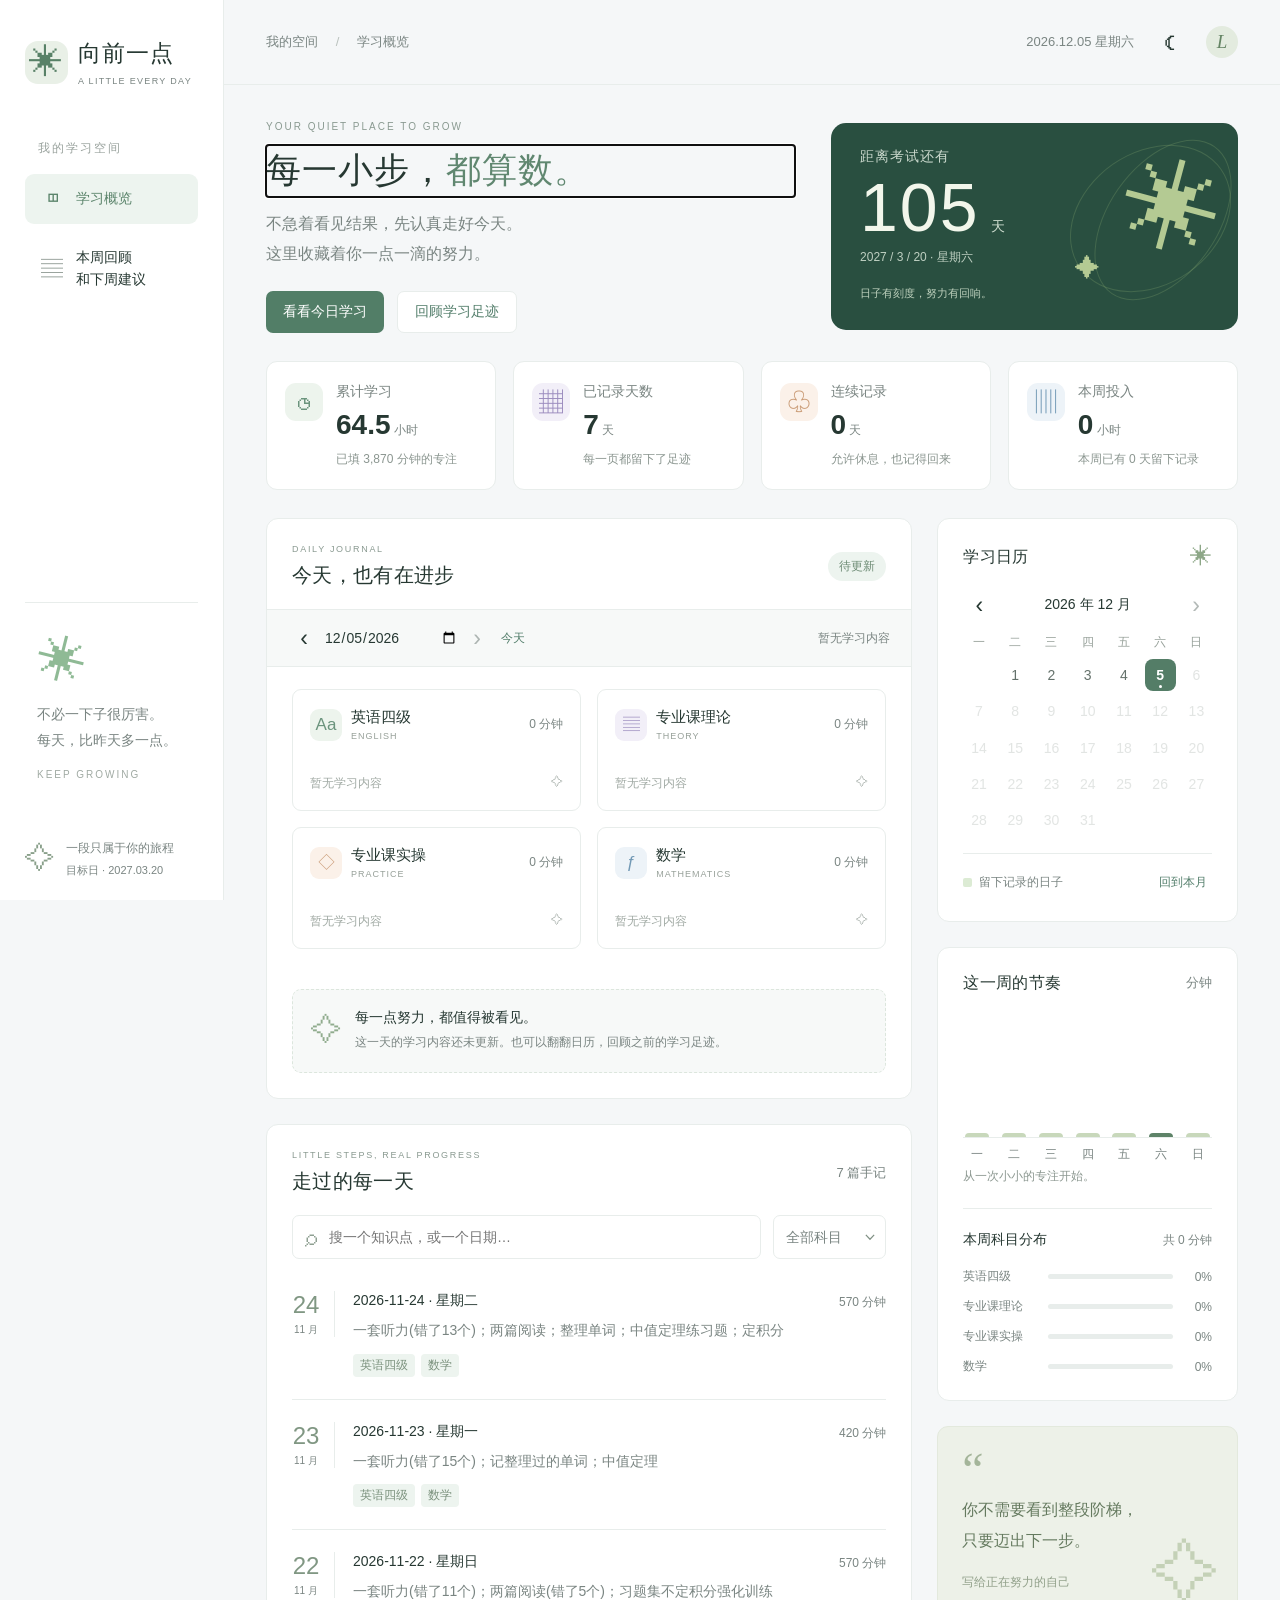
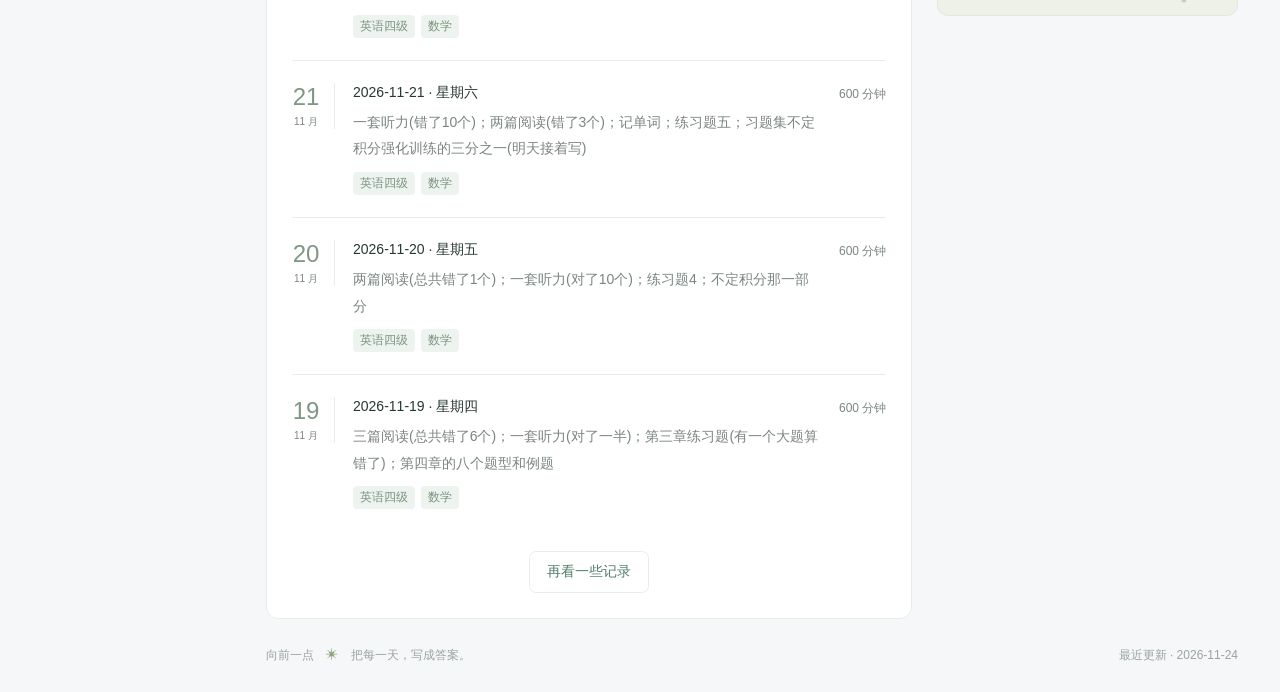
<file: index.html>
<!doctype html>
<html lang="zh-CN">
<head>
  <meta charset="UTF-8"><meta name="viewport" content="width=device-width, initial-scale=1, viewport-fit=cover"><meta name="color-scheme" content="light dark"><meta name="theme-color" content="#f5f7f8">
  <meta name="description" content="一个人的学习手记，记录英语、数学与专业课的每一点进步。"><title>向前一点 · 学习手记</title>
  <link rel="icon" href="./favicon.svg" type="image/svg+xml"><link rel="stylesheet" href="./styles.css?v=20261119-tabs"><link rel="stylesheet" href="./mobile.css?v=20261119-tabs"><script src="./data/study-data.js" defer></script><script src="./app.js?v=20261119-tabs" defer></script>
</head>
<body data-mobile-page="overview">
  <a class="skip-link" href="#main">跳到主要内容</a>
  <aside class="sidebar">
    <a class="brand" href="./"><span class="brand-icon" aria-hidden="true">✳</span><span id="site-name">向前一点<small>A LITTLE EVERY DAY</small></span></a>
    <p class="nav-label">我的学习空间</p><nav aria-label="主导航">
<a class="nav-item active" href="#overview" data-nav-view="overview" aria-label="学习概览" aria-current="page"><span aria-hidden="true">◫</span><span class="nav-copy">学习概览</span><span class="nav-short" aria-hidden="true">总览</span></a>
<a class="nav-item mobile-only-nav" href="#daily" data-nav-view="daily" aria-label="今天"><span aria-hidden="true">◷</span><span class="nav-copy">今天</span><span class="nav-short" aria-hidden="true">今天</span></a>
<a class="nav-item mobile-only-nav" href="#week" data-nav-view="week" aria-label="本周"><span aria-hidden="true">▥</span><span class="nav-copy">本周</span><span class="nav-short" aria-hidden="true">本周</span></a>
<a class="nav-item mobile-only-nav" href="#history" data-nav-view="history" aria-label="记录"><span aria-hidden="true">▦</span><span class="nav-copy">记录</span><span class="nav-short" aria-hidden="true">记录</span></a>
<a class="nav-item" href="./reviews.html" data-nav-view="reviews" aria-label="本周回顾和下周建议"><span aria-hidden="true">▤</span><span class="nav-copy">本周回顾<br>和下周建议</span><span class="nav-short" aria-hidden="true">周报</span></a></nav>
    <div class="sidebar-note"><span class="sprout" aria-hidden="true">✳</span><p>不必一下子很厉害。<br>每天，比昨天多一点。</p><span>KEEP GROWING</span></div><div class="sidebar-bottom"><span class="small-spark" aria-hidden="true">✧</span><span>一段只属于你的旅程<small id="sidebar-exam">目标日 · 2027.03.20</small></span></div>
  </aside>
  <div class="workspace">
    <header class="topbar"><div class="breadcrumb">我的空间 <span>/</span> 学习概览</div><div class="topbar-actions"><time id="today-label"></time><button id="theme-toggle" class="icon-button" type="button" aria-label="切换到深色主题">☾</button><span class="avatar" aria-label="个人学习空间">L</span></div></header>
    <main id="main">
      <div class="data-error" id="data-error" role="alert" hidden>学习内容暂时无法加载，请稍后刷新页面重试。</div>
      <section class="welcome" id="overview" data-mobile-view="overview" aria-labelledby="welcome-title"><div><p class="eyebrow">YOUR QUIET PLACE TO GROW</p><h1 id="welcome-title" tabindex="-1">每一小步，<span>都算数。</span></h1><p class="welcome-text">不急着看见结果，先认真走好今天。<br>这里收藏着你一点一滴的努力。</p><div class="welcome-actions"><a class="button primary" href="#daily">看看今日学习</a><a class="button subtle" href="#history">回顾学习足迹</a></div></div><div class="countdown-card"><p class="countdown-label" id="countdown-label">距离考试还有</p><div class="countdown-number"><strong id="days-left">—</strong><span>天</span></div><p class="countdown-date" id="exam-date">2027 年 3 月 20 日 · 星期六</p><div class="countdown-art" aria-hidden="true"><div class="orbit"></div><div class="orbit second"></div><span>✳</span><i>✦</i></div><p class="countdown-foot">日子有刻度，努力有回响。</p></div></section>
      <section class="stats" data-mobile-view="overview" aria-label="学习统计"><article class="stat"><span class="stat-icon green" aria-hidden="true">◷</span><div><p>累计学习</p><strong id="total-hours">0<small> 小时</small></strong><span id="total-minutes">从第一分钟开始</span></div></article><article class="stat"><span class="stat-icon lavender" aria-hidden="true">▦</span><div><p>已记录天数</p><strong id="total-days">0<small> 天</small></strong><span>每一页都留下了足迹</span></div></article><article class="stat"><span class="stat-icon peach" aria-hidden="true">♧</span><div><p>连续记录</p><strong id="streak">0<small> 天</small></strong><span>允许休息，也记得回来</span></div></article><article class="stat"><span class="stat-icon blue" aria-hidden="true">▥</span><div><p>本周投入</p><strong id="week-hours">0<small> 小时</small></strong><span id="week-caption">这一周，一起稳稳向前</span></div></article></section>
      <div class="dashboard-columns"><div class="main-column">
        <section class="panel daily-panel" id="daily" data-mobile-view="daily" aria-labelledby="daily-title"><div class="panel-heading"><div><p class="eyebrow">DAILY JOURNAL</p><h2 id="daily-title" tabindex="-1">今天，也有在进步</h2></div><span id="day-mood" class="mood">待更新</span></div><div class="date-toolbar"><div class="date-controls"><button id="previous-day" class="icon-button" aria-label="前一天" type="button">‹</button><label><span class="sr-only">查看日期</span><input id="day-picker" type="date" min="2000-01-01" max="2100-12-31"></label><button id="next-day" class="icon-button" aria-label="后一天" type="button">›</button><button id="go-today" class="text-button" type="button">今天</button></div><span id="day-summary">暂无学习内容</span></div><div class="subject-grid" id="subject-grid"></div><div class="day-notes" id="day-notes"></div><div class="daily-empty" id="daily-empty"><span aria-hidden="true">✧</span><div><strong>每一点努力，都值得被看见。</strong><p>这一天的学习内容还未更新。也可以翻翻日历，回顾之前的学习足迹。</p></div></div></section>
        <section class="panel history-panel" id="history" data-mobile-view="history" aria-labelledby="history-title"><div class="panel-heading"><div><p class="eyebrow">LITTLE STEPS, REAL PROGRESS</p><h2 id="history-title" tabindex="-1">走过的每一天</h2></div><span class="muted" id="history-count">0 篇手记</span></div><div class="history-tools"><label class="search"><span aria-hidden="true">⌕</span><input id="history-search" type="search" placeholder="搜一个知识点，或一个日期…" aria-label="搜索学习记录"></label><select id="subject-filter" aria-label="筛选科目"><option value="all">全部科目</option><option value="english">英语四级</option><option value="theory">专业课理论</option><option value="practice">专业课实操</option><option value="math">数学</option></select></div><div id="history-list"></div><button id="load-more" class="button subtle load-more" type="button" hidden>再看一些记录</button></section>
      </div><div class="side-column">
        <section class="panel calendar-panel" data-mobile-view="history" aria-labelledby="calendar-title"><div class="compact-heading"><h2 id="calendar-title">学习日历</h2><span class="calendar-flower" aria-hidden="true">✳</span></div><div class="month-control"><button id="previous-month" class="icon-button" type="button" aria-label="上个月">‹</button><strong id="calendar-month"></strong><button id="next-month" class="icon-button" type="button" aria-label="下个月">›</button></div><div class="weekdays" aria-hidden="true"><span>一</span><span>二</span><span>三</span><span>四</span><span>五</span><span>六</span><span>日</span></div><div class="calendar-grid" id="calendar-grid"></div><div class="calendar-legend"><span><i></i>留下记录的日子</span><button id="calendar-today" class="text-button" type="button">回到本月</button></div></section>
        <section class="panel weekly-panel" id="week" data-mobile-view="week" aria-labelledby="weekly-title"><div class="mobile-week-summary"><p class="eyebrow">THIS WEEK</p><h1 tabindex="-1" id="week-view-title">这一周，慢慢积累</h1><p id="week-range"></p><div><strong id="week-view-hours">0 小时</strong><span id="week-view-days">0 天记录</span></div></div><div class="compact-heading"><h2 id="weekly-title">这一周的节奏</h2><span class="muted">分钟</span></div><div id="weekly-chart" class="weekly-chart" role="img" aria-label="本周各天学习时长"></div><p class="chart-caption" id="chart-caption">从一次小小的专注开始。</p><div class="distribution-heading"><h3>本周科目分布</h3><span id="week-total">共 0 分钟</span></div><div class="distribution" id="distribution"></div><div class="mobile-week-link"><p>回看这一周，也为下一周留一点期待。</p><a class="button subtle" href="./reviews.html">查看 AI 回顾与建议</a></div></section>
        <section class="quote-panel" data-mobile-view="overview"><span class="quote-mark" aria-hidden="true">“</span><p>你不需要看到整段阶梯，<br>只要迈出下一步。</p><span>写给正在努力的自己</span><span class="quote-star" aria-hidden="true">✧</span></section>
      </div></div>
      <footer class="footer"><span>向前一点 <span aria-hidden="true">✳</span> 把每一天，写成答案。</span><span id="last-update">学习足迹，慢慢积累</span></footer><noscript><p class="data-error">请开启 JavaScript 以查看倒计时和学习记录。</p></noscript>
    </main>
  </div>
</body>
</html>
</file>
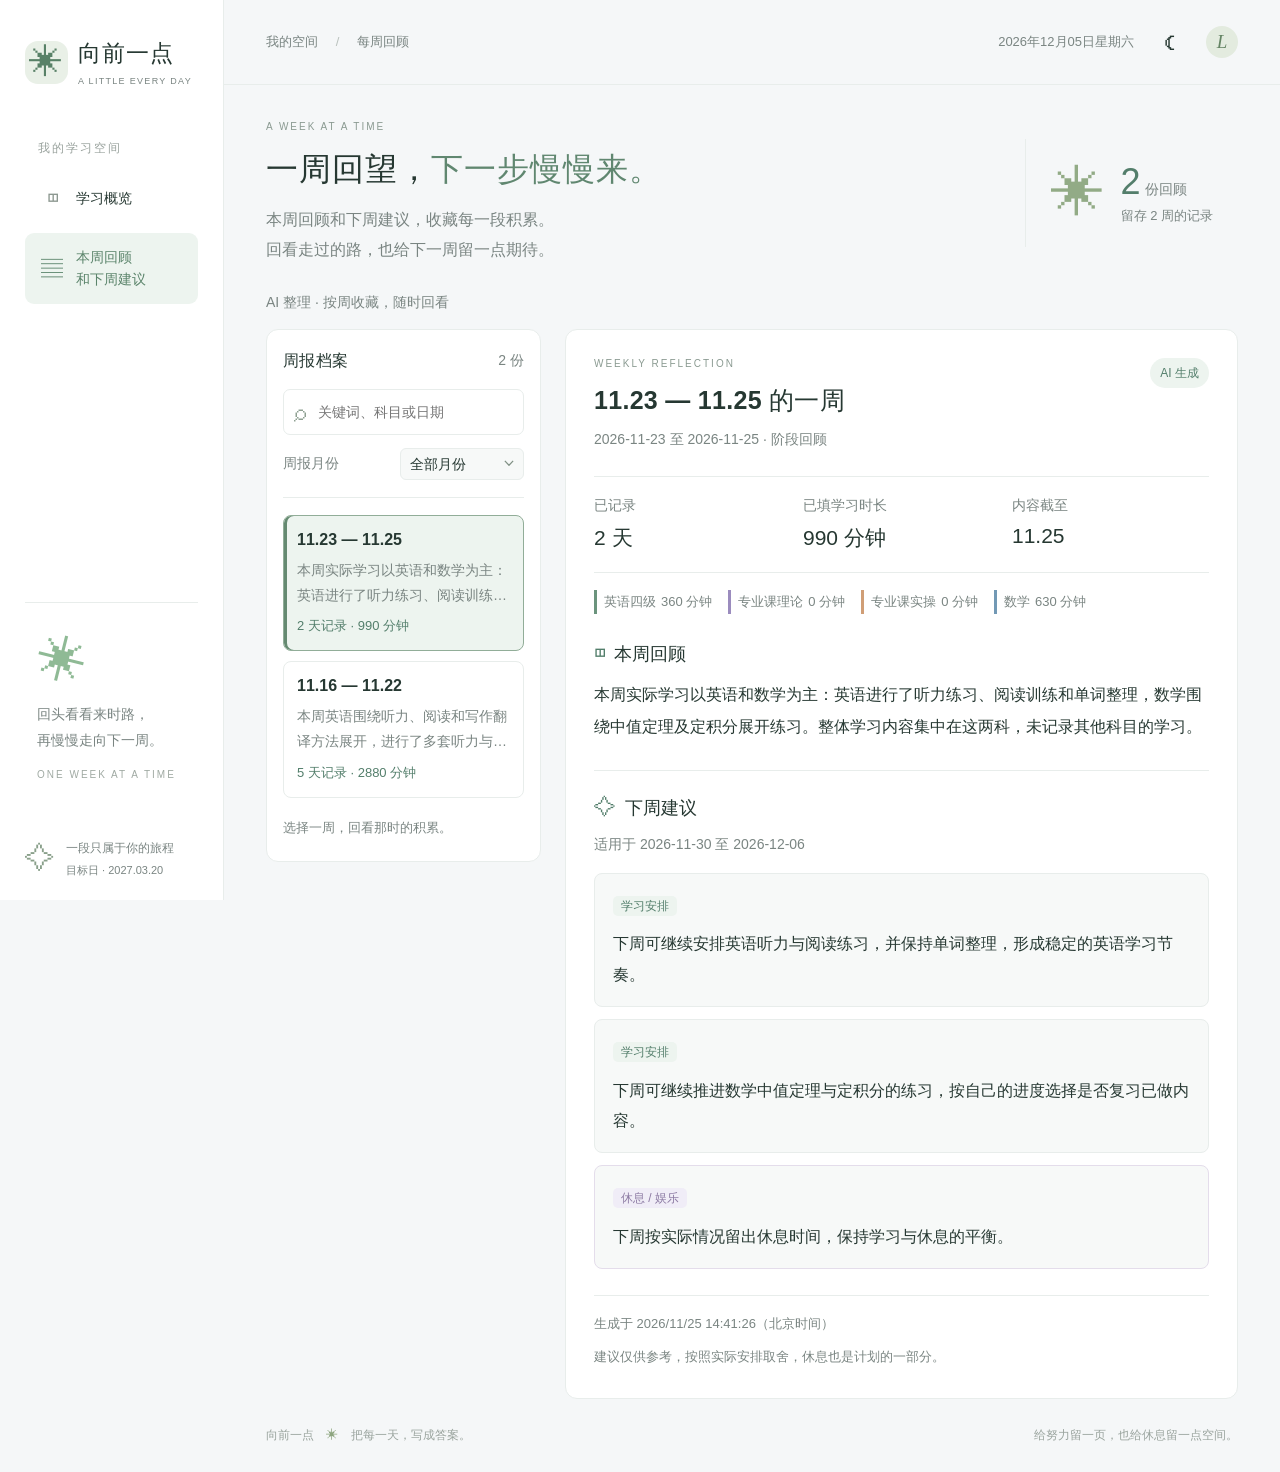
<file: reviews.html>
<!doctype html>
<html lang="zh-CN">
<head>
  <meta charset="UTF-8"><meta name="viewport" content="width=device-width, initial-scale=1, viewport-fit=cover"><meta name="color-scheme" content="light dark"><meta name="theme-color" content="#f5f7f8">
  <meta name="description" content="收藏每周的学习回顾与下周建议，回看每一个阶段的积累。"><title>本周回顾和下周建议 · 向前一点</title>
  <link rel="icon" href="./favicon.svg" type="image/svg+xml"><link rel="stylesheet" href="./styles.css?v=20261119-tabs"><link rel="stylesheet" href="./mobile.css?v=20261119-tabs">
  <script src="./data/study-data.js" defer></script><script src="./reviews.js?v=20261119-live" defer></script>
</head>
<body>
  <a class="skip-link" href="#main">跳到主要内容</a>
  <aside class="sidebar">
    <a class="brand" href="./"><span class="brand-icon" aria-hidden="true">✳</span><span>向前一点<small>A LITTLE EVERY DAY</small></span></a>
    <p class="nav-label">我的学习空间</p>
    <nav aria-label="主导航">
<a class="nav-item" href="./index.html#overview" data-nav-view="overview" aria-label="学习概览"><span aria-hidden="true">◫</span><span class="nav-copy">学习概览</span><span class="nav-short" aria-hidden="true">总览</span></a>
<a class="nav-item mobile-only-nav" href="./index.html#daily" data-nav-view="daily" aria-label="今天"><span aria-hidden="true">◷</span><span class="nav-copy">今天</span><span class="nav-short" aria-hidden="true">今天</span></a>
<a class="nav-item mobile-only-nav" href="./index.html#week" data-nav-view="week" aria-label="本周"><span aria-hidden="true">▥</span><span class="nav-copy">本周</span><span class="nav-short" aria-hidden="true">本周</span></a>
<a class="nav-item mobile-only-nav" href="./index.html#history" data-nav-view="history" aria-label="记录"><span aria-hidden="true">▦</span><span class="nav-copy">记录</span><span class="nav-short" aria-hidden="true">记录</span></a>
<a class="nav-item active" href="./reviews.html" data-nav-view="reviews" aria-label="本周回顾和下周建议" aria-current="page"><span aria-hidden="true">▤</span><span class="nav-copy">本周回顾<br>和下周建议</span><span class="nav-short" aria-hidden="true">周报</span></a></nav>
    <div class="sidebar-note"><span class="sprout" aria-hidden="true">✳</span><p>回头看看来时路，<br>再慢慢走向下一周。</p><span>ONE WEEK AT A TIME</span></div>
    <div class="sidebar-bottom"><span class="small-spark" aria-hidden="true">✧</span><span>一段只属于你的旅程<small id="sidebar-exam">目标日 · 2027.03.20</small></span></div>
  </aside>
  <div class="workspace">
    <header class="topbar"><div class="breadcrumb">我的空间 <span>/</span> 每周回顾</div><div class="topbar-actions"><time id="today-label"></time><button id="theme-toggle" class="icon-button" type="button" aria-label="切换到深色主题">☾</button><span class="avatar" aria-label="个人学习空间">L</span></div></header>
    <main id="main" class="reviews-main">
      <div id="review-data-error" class="data-error" role="alert" hidden>周报暂时无法加载，请稍后刷新页面重试。</div>
      <section class="reviews-hero" aria-labelledby="reviews-title">
        <div><p class="eyebrow">A WEEK AT A TIME</p><h1 id="reviews-title"><span class="desktop-title">一周回望，<span>下一步慢慢来。</span></span><span class="mobile-title">每周回顾</span></h1><p>本周回顾和下周建议，收藏每一段积累。<br>回看走过的路，也给下一周留一点期待。</p></div>
        <div class="archive-tally"><span aria-hidden="true">✳</span><div><strong id="report-total">0</strong> <span>份回顾</span><small id="week-total">每一周，都有新的故事</small></div></div>
      </section>
      <div class="reviews-toolbar"><p>AI 整理 · 按周收藏，随时回看</p></div>
      <div id="mobile-week-picker" class="mobile-week-picker"><label for="mobile-report-select">选择周报<select id="mobile-report-select" aria-label="选择周报"></select></label><button id="toggle-review-search" type="button" aria-expanded="false" aria-controls="archive-panel">检索</button></div>
      <div class="reviews-layout" id="reviews-layout">
        <section class="panel archive-panel" id="archive-panel" aria-labelledby="archive-title">
          <div class="compact-heading"><h2 id="archive-title">周报档案</h2><span class="archive-count" id="archive-count" role="status" aria-live="polite"></span></div>
          <div class="archive-tools">
            <label class="search"><span aria-hidden="true">⌕</span><input id="review-search" type="search" placeholder="关键词、科目或日期" aria-label="检索周报"></label>
            <label class="month-filter">周报月份<select id="review-month" aria-label="筛选周报月份"><option value="all">全部月份</option></select></label>
          </div>
          <div id="archive-list" class="archive-list"></div>
          <button id="more-reports" class="button subtle load-more" type="button" hidden>查看更多回顾</button>
          <p class="archive-hint">选择一周，回看那时的积累。</p>
        </section>
        <article id="review-detail" class="panel review-detail" aria-labelledby="detail-title" hidden>
          <div class="report-heading"><div><p class="eyebrow">WEEKLY REFLECTION</p><h2 id="detail-title" tabindex="-1"></h2><p id="detail-period"></p></div><span class="report-badge" id="detail-badge">AI 生成</span></div>
          <div class="report-stats"><div><span>已记录</span><strong id="detail-days"></strong></div><div><span>已填学习时长</span><strong id="detail-duration"></strong></div><div><span>内容截至</span><strong id="detail-through"></strong></div></div>
          <div class="report-subjects" id="detail-subjects"></div>
          <section class="report-summary" aria-labelledby="summary-title"><div class="report-section-heading"><span aria-hidden="true">◫</span><h3 id="summary-title">本周回顾</h3></div><p id="detail-summary"></p></section>
          <section class="report-next" aria-labelledby="suggestions-title"><div class="report-section-heading"><span aria-hidden="true">✧</span><h3 id="suggestions-title">下周建议</h3></div><p class="suggestion-period" id="suggestion-period"></p><ul id="detail-suggestions" class="suggestion-cards"></ul></section>
          <div class="report-foot"><p id="detail-generated"></p><p>建议仅供参考，按照实际安排取舍，休息也是计划的一部分。</p></div>
        </article>
        <section class="panel report-empty" id="report-empty" hidden><span aria-hidden="true">✧</span><h2 id="empty-title">每一周，都值得回望</h2><p id="empty-description">暂时还没有周报。</p><button id="clear-review-filters" class="button subtle" type="button" hidden>清除筛选</button></section>
      </div>
      <footer class="footer"><span>向前一点 <span aria-hidden="true">✳</span> 把每一天，写成答案。</span><span>给努力留一页，也给休息留一点空间。</span></footer>
      <noscript><p class="data-error">请开启 JavaScript 以查阅每周回顾。</p></noscript>
    </main>
  </div>
</body>
</html>
</file>
<file: styles.css>
@charset "UTF-8";
:root{font-family:"Segoe UI","PingFang SC","Microsoft YaHei",sans-serif;color:#263832;background:#f5f7f8;font-synthesis:none;--bg:#f5f7f8;--surface:#fff;--ink:#263832;--muted:#7a8582;--line:#e8edeb;--green:#537e6b;--soft:#edf4ef;--hover:#f7f9f8;--english:#6b947d;--theory:#9b8cbe;--practice:#d09e76;--math:#7299b5}
*{box-sizing:border-box}html{scroll-behavior:smooth;scroll-padding-top:24px}body{margin:0}button,input,select{font:inherit}button,a{touch-action:manipulation;-webkit-tap-highlight-color:transparent}button{cursor:pointer;color:inherit;border:0}a{color:inherit;text-decoration:none}button:disabled{cursor:default;opacity:.35}button:focus-visible,a:focus-visible,input:focus-visible,select:focus-visible{outline:3px solid #82aa94;outline-offset:3px}h1,h2,h3,p{margin:0}h2{font-size:20px;font-weight:650;letter-spacing:.3px}h3{font-size:16px}small{font-size:14px;font-weight:400}.muted{color:var(--muted);font-size:13px}.sr-only{position:absolute;width:1px;height:1px;overflow:hidden;clip-path:inset(50%);white-space:nowrap}[hidden]{display:none!important}
.sidebar{width:224px;height:100dvh;position:fixed;left:0;top:0;padding:38px 25px 22px;background:var(--surface);border-right:1px solid var(--line);display:flex;flex-direction:column;z-index:5}.brand{display:flex;align-items:center;gap:10px;font-size:23px;font-weight:700;letter-spacing:1px;white-space:nowrap}.brand-icon{background:#e9f0e7;color:#588167;border-radius:13px;width:43px;height:43px;display:grid;place-items:center;font-size:34px;font-weight:400}.brand small{display:block;font-size:9px;letter-spacing:1.3px;color:var(--muted);margin-top:7px}.nav-label{font-size:12px;color:#9aa39e;letter-spacing:2px;margin:54px 13px 17px}.sidebar nav{display:grid;gap:9px}.nav-item{display:flex;align-items:center;gap:13px;font-size:15px;background:transparent;padding:14px 16px;text-align:left;border-radius:9px;white-space:nowrap}.nav-item>span{font-size:22px;line-height:1;width:22px;text-align:center;color:#8d9891}.nav-item.active{color:#48725b;background:var(--soft);font-weight:600}.nav-item.active>span{color:#5b846b}.nav-item:hover{background:var(--soft)}.sidebar-note{margin-top:auto;margin-bottom:38px;padding:30px 12px 22px;border-top:1px solid var(--line);color:var(--muted)}.sprout{display:inline-block;color:#8fba95;font-size:49px;transform:rotate(14deg);margin-bottom:12px}.sidebar-note p{font-size:14px;line-height:1.9}.sidebar-note>span:last-child{display:block;font-size:10px;letter-spacing:2px;margin-top:15px;color:#a0aaa3}.sidebar-bottom{display:flex;gap:11px;align-items:center;color:var(--muted);font-size:12px}.sidebar-bottom small{display:block;font-size:11px;margin-top:6px}.small-spark{font-size:30px;color:#8aa08b}.workspace{margin-left:224px}.topbar{height:85px;border-bottom:1px solid var(--line);padding:0 42px;display:flex;align-items:center;justify-content:space-between;gap:20px}.breadcrumb{font-size:13px;color:var(--muted)}.breadcrumb span{margin:0 14px;color:#b9c1bd}.topbar-actions{display:flex;align-items:center;gap:20px}.topbar time{font-size:13px;color:var(--muted)}.icon-button{width:32px;height:32px;display:inline-grid;place-items:center;background:transparent;border-radius:7px;font-size:23px;line-height:1;flex-shrink:0}.icon-button:hover{background:var(--soft)}.avatar{width:32px;height:32px;display:grid;place-items:center;border-radius:50%;background:#e3ebdf;color:#648464;font:italic 19px Georgia,serif}main{max-width:1500px;margin:0 auto;padding:36px 42px 0}.eyebrow{font-size:10px;letter-spacing:2px;color:#8a9a91;margin-bottom:13px;font-weight:500}.welcome{display:grid;grid-template-columns:1.3fr 1fr;gap:36px;align-items:center;margin-bottom:28px}h1{font-size:clamp(27px,2.7vw,38px);letter-spacing:1px;line-height:1.5;font-weight:700}h1 span{color:#608770}.welcome-text{margin-top:12px;font-size:16px;color:var(--muted);line-height:1.9}.welcome-actions{display:flex;gap:13px;margin-top:21px}.button{display:inline-flex;align-items:center;justify-content:center;gap:8px;padding:11px 17px;min-height:42px;border-radius:7px;font-size:14px;font-weight:500;transition:transform .16s,background .16s}.button:hover{transform:translateY(-1px)}.primary{background:#527e67;color:#fff}.primary:hover{background:#416952}.subtle{background:var(--surface);color:var(--green);border:1px solid var(--line)}.countdown-card{position:relative;overflow:hidden;border-radius:15px;background:#294f40;color:#f2f6eb;min-height:207px;padding:25px 29px;isolation:isolate}.countdown-label{font-size:14px;color:#ccdace;letter-spacing:1px}.countdown-number{display:flex;gap:11px;align-items:baseline;margin:7px 0 8px}.countdown-number strong{font-size:68px;line-height:1;letter-spacing:2px;font-weight:500;font-variant-numeric:tabular-nums}.countdown-number>span{font-size:14px;color:#d0dfd1}.countdown-date{font-size:12px;color:#bfd0c2}.countdown-foot{font-size:11px;color:#bed1bd;margin-top:20px}.countdown-art{position:absolute;right:-6px;top:6px;width:190px;height:190px;z-index:-1;color:#b4ca93}.countdown-art>span{position:absolute;right:23px;top:33px;font-size:98px;line-height:1;transform:rotate(15deg)}.countdown-art>i{position:absolute;right:144px;top:125px;font-size:25px;font-style:normal}.orbit{position:absolute;width:173px;height:133px;border:1px solid #8bab7144;border-radius:50%;transform:rotate(-35deg);left:10px;top:23px}.orbit.second{transform:rotate(35deg);height:180px;width:110px;left:54px;top:1px}
.stats{display:grid;grid-template-columns:repeat(4,minmax(0,1fr));gap:17px;margin-bottom:28px}.stat{display:flex;align-items:flex-start;gap:13px;padding:21px 18px;background:var(--surface);border:1px solid var(--line);border-radius:11px}.stat-icon{display:grid;place-items:center;width:38px;height:38px;flex-shrink:0;border-radius:11px;font-size:24px}.green{background:#edf4ed;color:#6b947d}.lavender{background:#f2eff8;color:#9b8cbe}.peach{background:#fbf1e9;color:#ca9c77}.blue{background:#edf3f8;color:#7299b5}.stat p{font-size:14px;color:var(--muted);margin-bottom:9px}.stat strong{display:block;font-size:28px;font-weight:600;line-height:1.1;font-variant-numeric:tabular-nums}.stat small{font-size:12px;color:var(--muted)}.stat div>span{display:block;font-size:12px;color:#8b9690;margin-top:10px;line-height:1.5}.dashboard-columns{display:grid;grid-template-columns:minmax(0,2.15fr) minmax(270px,1fr);gap:25px;align-items:start}.main-column,.side-column{display:grid;gap:25px;min-width:0}.panel{background:var(--surface);border:1px solid var(--line);border-radius:12px;padding:25px;min-width:0}.panel-heading{display:flex;justify-content:space-between;align-items:center;gap:15px;margin-bottom:20px}.panel-heading .eyebrow{font-size:9px;letter-spacing:1.7px;margin-bottom:8px}.mood{background:var(--soft);color:#6d8b74;border-radius:20px;padding:6px 11px;font-size:12px;max-width:150px;overflow-wrap:anywhere}.date-toolbar{display:flex;align-items:center;justify-content:space-between;gap:10px;margin:0 -25px 22px;padding:12px 21px;background:var(--hover);border-block:1px solid var(--line)}.date-controls{display:flex;align-items:center;gap:3px}.date-controls input{border:0;background:transparent;color:var(--ink);font-size:14px;width:135px;min-width:0}.text-button{padding:5px;background:transparent;color:var(--green);font-size:12px;white-space:nowrap}.text-button:hover{text-decoration:underline}.date-toolbar>span{font-size:12px;color:var(--muted);white-space:nowrap}.subject-grid{display:grid;grid-template-columns:repeat(2,minmax(0,1fr));gap:16px}.subject-card{padding:18px 17px;border:1px solid var(--line);border-radius:9px;min-height:190px;background:var(--surface);position:relative}.subject-top{display:flex;align-items:center;gap:9px;margin-bottom:16px}.subject-icon{width:32px;height:32px;display:grid;place-items:center;border-radius:9px;font-size:17px;flex-shrink:0}.subject-card h3{font-size:15px;font-weight:600}.subject-top small{display:block;font-size:9px;letter-spacing:1px;color:#97a099;margin-top:4px}.subject-time{margin-left:auto;font-size:12px;color:var(--muted);white-space:nowrap}.subject-list{padding:0;list-style:none;display:grid;gap:9px;margin:0}.subject-list li{display:flex;gap:8px;align-items:baseline;font-size:16px;line-height:1.8;overflow-wrap:anywhere;color:#607169}.task-mark{flex-shrink:0;font-size:12px;color:#90a894}.task-pending .task-mark{color:#b4afa2}.subject-placeholder{font-size:16px;color:#93a098;line-height:1.9;margin-top:5px}.subject-bottom{margin-top:18px;color:#a1aaa4;font-size:12px;display:flex;justify-content:space-between}.day-notes{display:grid;gap:14px;margin-top:20px}.day-note{padding:17px 18px;border-radius:8px;background:var(--hover);border-left:3px solid #c5d7c6}.day-note h3{font-size:14px;margin-bottom:9px}.day-note p{font-size:16px;color:var(--muted);line-height:1.9;white-space:pre-wrap;overflow-wrap:anywhere}.day-note.question{border-color:#d8c0a4}.daily-empty{margin-top:20px;border:1px dashed #dce6dd;border-radius:9px;display:flex;gap:13px;align-items:center;padding:18px;background:var(--hover)}.daily-empty>span{font-size:31px;color:#90ac8e}.daily-empty strong{font-size:14px;font-weight:500}.daily-empty p{font-size:12px;color:var(--muted);line-height:1.8;margin-top:5px}
.compact-heading{display:flex;justify-content:space-between;align-items:center;margin-bottom:19px}.compact-heading h2{font-size:16px}.calendar-flower{font-size:22px;color:#8da787}.month-control{display:flex;align-items:center;justify-content:space-between;margin-bottom:13px}.month-control strong{font-size:14px;font-weight:500}.weekdays,.calendar-grid{display:grid;grid-template-columns:repeat(7,minmax(0,1fr));gap:5px;text-align:center}.weekdays{font-size:12px;color:#97a19a;margin-bottom:8px}.calendar-day{position:relative;width:100%;aspect-ratio:1;max-height:36px;border-radius:8px;background:transparent;color:#64716b;font-size:14px;padding:0}.calendar-day:hover{background:var(--soft)}.calendar-day.recorded{background:#e6efdf;color:#53794b}.calendar-day.today{font-weight:700;color:#497458}.calendar-day.today::after{content:"";position:absolute;width:3px;height:3px;border-radius:50%;bottom:3px;left:calc(50% - 1.5px);background:currentColor}.calendar-day.selected{background:#547d67;color:white}.calendar-day.future{color:#aeb6b1}.calendar-legend{border-top:1px solid var(--line);margin-top:17px;padding-top:15px;display:flex;justify-content:space-between;align-items:center;gap:5px;font-size:12px;color:var(--muted)}.calendar-legend>span{display:flex;align-items:center;gap:7px}.calendar-legend i{width:9px;height:9px;background:#dcebd4;border-radius:2px}.weekly-chart{display:grid;grid-template-columns:repeat(7,1fr);gap:9px;height:125px;border-bottom:1px solid var(--line);padding-top:6px;margin-bottom:28px}.bar-column{height:100%;display:flex;flex-direction:column;align-items:center;justify-content:end;position:relative;gap:6px}.bar-value{font-size:10px;color:#8c9b91}.bar{width:100%;max-width:24px;border-radius:5px 5px 0 0;background:#c8d8bb;min-height:3px}.bar-column.current .bar{background:#5e8368}.bar-label{position:absolute;top:calc(100% + 9px);font-size:12px;color:var(--muted)}.chart-caption{font-size:12px;color:#8c9891;line-height:1.8;margin-top:16px}.distribution-heading{display:flex;justify-content:space-between;align-items:center;border-top:1px solid var(--line);padding-top:22px;margin-top:21px}.distribution-heading h3{font-size:14px;font-weight:500}.distribution-heading span{font-size:12px;color:var(--muted)}.distribution{display:grid;gap:13px;margin-top:19px}.distribution-row{display:grid;grid-template-columns:75px 1fr 29px;align-items:center;gap:10px;font-size:12px;color:var(--muted)}.distribution-track{height:5px;border-radius:4px;background:var(--line);overflow:hidden}.distribution-fill{height:100%;border-radius:4px}.distribution-row>span:last-child{text-align:right}.quote-panel{position:relative;background:#edf1e8;border:1px solid #e3e9dd;border-radius:11px;padding:24px;color:#657a5f;overflow:hidden}.quote-mark{font:48px/.8 Georgia,serif;color:#a4b59a}.quote-panel p{font-size:16px;line-height:1.95;margin:4px 0 15px}.quote-panel>span:not(.quote-mark):not(.quote-star){font-size:12px;color:#91a08a}.quote-star{font-size:68px;position:absolute;right:17px;bottom:2px;color:#c4d1b7}.history-tools{display:flex;gap:12px;margin-bottom:10px}.search{display:flex;align-items:center;gap:10px;flex:1;min-width:0;border:1px solid var(--line);border-radius:7px;padding:9px 12px}.search>span{font-size:24px;line-height:1;color:#8fa092}.search input{border:0;background:transparent;color:var(--ink);font-size:14px;width:100%;min-width:0;outline:none}.search:focus-within{outline:2px solid #82aa94}.history-tools select{border:1px solid var(--line);background-color:var(--surface);color:var(--muted);border-radius:7px;padding:8px 29px 8px 12px;font-size:14px;appearance:none;background-image:url("data:image/svg+xml,%3Csvg xmlns='http://www.w3.org/2000/svg' viewBox='0 0 12 8'%3E%3Cpath d='m1 1 5 5 5-5' fill='none' stroke='%23829286' stroke-width='1.5'/%3E%3C/svg%3E");background-size:10px;background-position:right 10px center;background-repeat:no-repeat}.history-entry{display:flex;gap:18px;align-items:start;padding:22px 0;border-bottom:1px solid var(--line)}.history-entry:last-child{border-bottom:0}.history-date{width:43px;flex-shrink:0;text-align:center;border-right:1px solid var(--line);padding-right:14px}.history-date strong{display:block;font-size:24px;font-weight:500;color:#809783}.history-date span{font-size:10px;color:var(--muted)}.history-body{min-width:0;flex:1}.history-open{padding:0;background:transparent;font-size:14px;text-align:left;font-weight:500}.history-open:hover{color:var(--green);text-decoration:underline}.history-body p{font-size:14px;color:var(--muted);line-height:1.9;margin:7px 0 10px;display:-webkit-box;-webkit-line-clamp:2;-webkit-box-orient:vertical;overflow:hidden;overflow-wrap:anywhere}.history-tags{display:flex;flex-wrap:wrap;gap:6px}.history-tag{font-size:12px;border-radius:4px;background:var(--soft);color:#7c927e;padding:3px 7px}.history-duration{font-size:12px;color:var(--muted);white-space:nowrap;margin-top:3px}.history-empty{text-align:center;padding:33px 10px 18px;color:var(--muted);font-size:16px;line-height:2}.history-empty>span{display:block;font-size:32px;color:#a4b99a;margin-bottom:8px}.load-more{display:flex;margin:20px auto 0}.footer{display:flex;justify-content:space-between;gap:20px;font-size:12px;color:#9aa49e;padding:28px 0}.footer>span>span{margin:0 9px;color:#8da57f}
.data-error{font-size:14px;line-height:1.8;padding:13px 17px;margin-bottom:22px;background:#fff2d9;border:1px solid #edd7a6;border-radius:8px;color:#816831;display:flex;align-items:center;justify-content:space-between;gap:15px}.data-error{background:#ffefed;color:#9a5147;border-color:#e8c3bc}.skip-link{position:absolute;top:-70px;left:15px;background:var(--surface);padding:10px;z-index:10}.skip-link:focus{top:10px}
html[data-theme="dark"]{color-scheme:dark;--bg:#17221e;--surface:#1f2d26;--ink:#e1eae2;--muted:#9caea2;--line:#33453a;--green:#a5c5aa;--soft:#2d4033;--hover:#24342b;background:var(--bg);color:var(--ink)}html[data-theme="dark"] h1 span{color:#a4bf9c}html[data-theme="dark"] .nav-item.active{color:#c2d6b7}html[data-theme="dark"] .subject-list li{color:#b5c6ba}html[data-theme="dark"] .quote-panel{background:#2b3b2c;border-color:#3a4c37;color:#bdccad}html[data-theme="dark"] .quote-star{color:#536649}html[data-theme="dark"] .calendar-day{color:#b6c9b8}html[data-theme="dark"] .calendar-day.recorded{background:#3d5538;color:#d3e5c9}html[data-theme="dark"] .calendar-day.selected{background:#7a9b71;color:#16291b}html[data-theme="dark"] .mood{color:#b5c9a8}
@media(max-width:1250px){.sidebar{width:190px;padding-inline:18px}.workspace{margin-left:190px}.brand{font-size:20px}.brand-icon{width:36px;height:36px;font-size:30px}.brand small{font-size:8px}.topbar{padding-inline:28px}main{padding-inline:28px}.welcome{gap:22px}.stat{padding:18px 13px;gap:9px}.stat-icon{width:30px;height:30px;font-size:21px}.stat strong{font-size:25px}.dashboard-columns{gap:20px;grid-template-columns:minmax(0,1.8fr) minmax(250px,1fr)}.panel{padding:20px}.date-toolbar{margin-inline:-20px;padding-inline:13px;flex-wrap:wrap}.subject-grid{gap:11px}.subject-card{padding:15px 13px}.subject-top{gap:7px;flex-wrap:wrap}.subject-time{font-size:12px}.subject-card h3{font-size:14px}.daily-empty{flex-wrap:wrap}.countdown-art{opacity:.55;right:-40px}.countdown-card{padding-inline:23px}.stats{gap:12px}}
@media(max-width:1050px){.sidebar{width:78px;padding:29px 12px}.brand{justify-content:center}.brand>span:last-child,.nav-label,.sidebar-note,.sidebar-bottom{display:none}.sidebar nav{margin-top:45px}.nav-item{font-size:0;gap:0;justify-content:center;padding:13px}.nav-item>span{font-size:24px}.workspace{margin-left:78px}.welcome-text{font-size:14px}.stat{flex-direction:column;gap:13px}.stat-icon{width:32px;height:32px}.subject-top small{display:none}}
@media(max-width:800px){.dashboard-columns{grid-template-columns:1fr}.side-column{grid-template-columns:1fr 1fr;gap:20px}.quote-panel{grid-column:1/-1}.calendar-day{max-height:38px}.subject-top small{display:block}.countdown-art{opacity:.35}.welcome{grid-template-columns:1.15fr 1fr;gap:20px}.countdown-number strong{font-size:58px}.countdown-card{min-height:203px;padding:23px 20px}h1{font-size:28px}.subject-card h3{font-size:16px}.subject-card{padding:20px}.subject-top{flex-wrap:nowrap}.stats{gap:10px}.stat strong{font-size:24px}.stat div>span{display:none}}
@media(max-width:600px){.sidebar{position:static;width:auto;height:auto;padding:20px;border-right:0;border-bottom:1px solid var(--line);flex-direction:row;align-items:center;justify-content:space-between}.brand>span:last-child{display:block;font-size:20px}.brand small{font-size:8px}.sidebar nav{display:flex;margin:0;gap:3px}.nav-item{padding:9px}.workspace{margin:0}.topbar{height:58px;padding-inline:20px}.topbar-actions{gap:10px}.topbar time{font-size:12px}.breadcrumb{font-size:12px}.breadcrumb span{margin-inline:6px}.avatar{display:none}main{padding:28px 18px 0}.welcome{grid-template-columns:1fr;gap:24px;margin-bottom:22px}.welcome .eyebrow{font-size:9px}h1{font-size:31px}.welcome-text{font-size:15px}.welcome-actions{margin-top:18px}.countdown-card{min-height:180px;padding:23px 25px}.countdown-art{right:4px;top:-5px;opacity:1}.countdown-number strong{font-size:65px}.countdown-foot{position:absolute;right:22px;bottom:24px;font-size:10px}.stats{grid-template-columns:repeat(2,minmax(0,1fr));gap:12px;margin-bottom:22px}.stat{flex-direction:row;padding:18px 14px;gap:12px}.stat strong{font-size:24px}.stat div>span{display:none}.stat p{font-size:14px}.stat-icon{width:30px;height:30px;font-size:21px}.main-column,.side-column,.dashboard-columns{gap:20px}.panel{padding:20px 17px}.panel-heading{gap:9px}h2{font-size:19px}.mood{font-size:12px;max-width:105px}.subject-grid{grid-template-columns:1fr;gap:13px}.subject-card{min-height:155px;padding:19px}.subject-top{margin-bottom:12px}.subject-bottom{margin-top:13px}.date-toolbar{margin-inline:-17px;padding-inline:11px;gap:5px}.date-toolbar>span{font-size:12px;margin-left:9px}.date-controls input{width:126px;font-size:14px}.date-controls{gap:0}.icon-button{width:30px;height:32px}.daily-empty{gap:10px;padding:14px}.daily-empty>div{flex:1}.side-column{grid-template-columns:1fr}.calendar-day{max-height:42px;font-size:14px}.calendar-panel{padding-inline:25px}.quote-panel{grid-column:auto}.history-tools{gap:8px}.history-tools select{max-width:102px;padding-left:8px;font-size:12px}.search{padding:9px}.search input{font-size:13px}.history-entry{gap:11px}.history-duration{display:none}.footer{flex-direction:column;gap:10px;padding-block:24px}.weekly-panel{padding:23px}.weekly-chart{height:145px}.bar-value{font-size:12px}}
h1 span{display:inline-block}
@media(max-width:360px){.breadcrumb{display:none}.topbar-actions{width:100%;justify-content:space-between}.countdown-art{transform:scale(.72);transform-origin:right top;right:-10px;opacity:.6}.stat{padding-inline:10px;gap:8px}.stat-icon{width:26px;height:26px}}
@media(prefers-reduced-motion:reduce){html{scroll-behavior:auto}*,*::before,*::after{transition:none!important}}

.review-period,.review-note{font-size:12px;line-height:1.8;color:var(--muted)}
.review-summary{font-size:16px;line-height:1.95;margin:16px 0 23px;white-space:pre-wrap;overflow-wrap:anywhere}
.weekly-review h3{font-size:15px;font-weight:500;margin-bottom:13px}
.plan-list{padding:0;margin:0;list-style:none;display:grid;gap:13px}
.plan-item{display:flex;align-items:baseline;gap:10px;font-size:16px;line-height:1.9;overflow-wrap:anywhere}
.plan-tag{flex-shrink:0;font-size:12px;line-height:1.7;padding:3px 8px;background:var(--soft);color:var(--green);border-radius:5px}
.plan-tag.rest{background:#f0edf7;color:#8b79a2}
.review-note{border-top:1px solid var(--line);padding-top:15px;margin-top:22px}
.tomorrow-note h3{margin-bottom:15px}
@media(max-width:600px){.plan-item{flex-wrap:wrap;gap:5px}.plan-item>span:last-child{width:100%}.weekly-review .panel-heading{align-items:flex-start}.weekly-review .mood{white-space:nowrap}.weekly-review h2{font-size:18px}}

/* Weekly archive shares the quiet study-space palette. */
.nav-short,.mobile-week-picker,.mobile-title,.mobile-week-summary,.mobile-week-link,.sidebar .mobile-only-nav{display:none}
.reviews-hero .desktop-title{color:var(--ink)}
.report-subject{display:inline-flex;gap:5px;align-items:baseline}.report-subject strong{font:inherit}
.sidebar .nav-copy{font-size:14px;line-height:1.55;width:auto;white-space:normal;text-align:left;color:inherit}
.subject-card{min-height:122px;display:flex;flex-direction:column}.subject-card .subject-bottom{margin-top:auto;padding-top:18px}.subject-card .subject-list{margin-bottom:3px}
.reviews-hero{display:flex;justify-content:space-between;align-items:center;gap:28px;margin-bottom:28px}.reviews-hero h1{font-size:clamp(26px,2.5vw,36px)}.reviews-hero>div>p:last-child{font-size:16px;color:var(--muted);line-height:1.9;margin-top:12px}.archive-tally{display:flex;align-items:center;gap:16px;flex-shrink:0;padding:22px 25px;border-left:1px solid var(--line)}.archive-tally>span{font-size:54px;color:#92ab86}.archive-tally strong{font-size:36px;font-weight:500;color:var(--green)}.archive-tally div>span{font-size:14px;color:var(--muted)}.archive-tally small{display:block;color:var(--muted);margin-top:4px;font-size:13px}.reviews-toolbar{display:flex;align-items:center;justify-content:space-between;gap:15px;margin-bottom:17px;font-size:14px;color:var(--muted)}.reviews-toolbar .text-button{font-size:14px}
.reviews-layout{display:grid;grid-template-columns:275px minmax(0,1fr);gap:24px;align-items:start}.archive-panel{padding:21px 16px}.archive-panel .compact-heading{margin-bottom:17px}.archive-count{font-size:14px;color:var(--muted)}.archive-tools{display:grid;gap:13px;padding-bottom:17px;border-bottom:1px solid var(--line)}.archive-tools .search{padding:10px}.archive-tools input{font-size:14px}.month-filter{display:flex;align-items:center;justify-content:space-between;gap:10px;font-size:14px;color:var(--muted)}.month-filter select{min-width:0;background:var(--hover);border:1px solid var(--line);border-radius:6px;padding:7px 26px 7px 9px;color:var(--ink);font-size:14px;appearance:none;background-image:url("data:image/svg+xml,%3Csvg xmlns='http://www.w3.org/2000/svg' viewBox='0 0 12 8'%3E%3Cpath d='m1 1 5 5 5-5' fill='none' stroke='%23829286' stroke-width='1.5'/%3E%3C/svg%3E");background-size:10px;background-position:right 9px center;background-repeat:no-repeat}.archive-list{display:grid;gap:10px;margin-top:17px}.archive-card{display:block;width:100%;text-align:left;border:1px solid var(--line);border-radius:8px;padding:15px 13px;background:var(--surface)}.archive-card:hover{background:var(--hover)}.archive-card.selected{background:var(--soft);border-color:#91ad98;box-shadow:inset 3px 0 0 #658a71}.archive-card-top{display:flex;align-items:center;justify-content:space-between;gap:6px}.archive-card-top strong{font-size:16px;font-weight:600}.archive-card-top>span{font-size:12px;color:var(--muted);white-space:nowrap}.archive-preview{display:-webkit-box;-webkit-line-clamp:2;-webkit-box-orient:vertical;overflow:hidden;color:var(--muted);font-size:14px;line-height:1.8;margin:9px 0}.archive-meta{display:block;font-size:13px;color:var(--green)}.archive-hint{font-size:13px;line-height:1.9;color:var(--muted);margin-top:18px}
.review-detail{padding:28px;scroll-margin-top:24px}.report-heading{display:flex;justify-content:space-between;gap:15px;align-items:flex-start}.report-heading h2{font-size:25px;line-height:1.5;font-weight:600}.report-heading h2:focus{outline:none}.report-heading>div>p:last-child{font-size:14px;color:var(--muted);margin-top:8px;line-height:1.8}.report-badge{font-size:12px;line-height:1.7;white-space:nowrap;color:var(--green);background:var(--soft);padding:5px 10px;border-radius:16px}.report-stats{display:grid;grid-template-columns:repeat(3,minmax(0,1fr));gap:12px;margin:24px 0 17px;padding:20px 0;border-block:1px solid var(--line)}.report-stats span{display:block;font-size:14px;color:var(--muted);margin-bottom:9px}.report-stats strong{font-size:21px;font-weight:500;font-variant-numeric:tabular-nums}.report-subjects{display:flex;flex-wrap:wrap;gap:8px 16px;margin-bottom:27px}.report-subject{font-size:13px;color:var(--muted);line-height:1.8;border-left:3px solid var(--subject-color);padding-left:7px}.missing-time{font-size:13px;color:var(--muted);width:100%}.report-section-heading{display:flex;align-items:center;gap:9px;margin-bottom:12px}.report-section-heading>span{font-size:22px;color:var(--green)}.report-section-heading h3{font-size:18px;font-weight:600}.report-summary>p{font-size:16px;line-height:2;color:var(--ink);overflow-wrap:anywhere;white-space:pre-wrap}.report-next{margin-top:27px;padding-top:24px;border-top:1px solid var(--line)}.suggestion-period{font-size:14px;color:var(--muted);margin:-1px 0 16px;line-height:1.8}.suggestion-cards{display:grid;gap:12px;padding:0;list-style:none;margin:0}.suggestion-card{padding:16px 18px;border-radius:8px;background:var(--hover);border:1px solid var(--line);font-size:16px;line-height:1.9;overflow-wrap:anywhere}.suggestion-card p{margin-top:9px}.suggestion-card.rest{border-color:#e4ddeb}.report-foot{border-top:1px solid var(--line);margin-top:26px;padding-top:16px;color:var(--muted);font-size:13px;line-height:1.9}.report-foot p:last-child{margin-top:8px}.report-empty{padding:65px 24px;text-align:center;color:var(--muted)}.report-empty>span{font-size:52px;color:#91aa89}.report-empty h2{color:var(--ink);margin:15px 0;font-size:22px}.report-empty p{font-size:16px;line-height:1.9}.report-empty button{margin-top:22px}html[data-theme="dark"] .archive-card.selected{border-color:#819b82}html[data-theme="dark"] .plan-tag.rest{background:#393347;color:#c3b4d8}html[data-theme="dark"] .suggestion-card.rest{border-color:#51465e}
@media(max-width:1250px){.reviews-layout{grid-template-columns:245px minmax(0,1fr);gap:20px}.archive-tally{padding:16px;gap:10px}.archive-tally>span{font-size:42px}.review-detail{padding:23px}.report-heading h2{font-size:23px}.report-heading{flex-wrap:wrap}}
@media(max-width:1050px){.sidebar .nav-copy{display:none}.reviews-hero{align-items:flex-start}.archive-tally{border:0;padding:5px 0}.archive-tally>span{display:none}.reviews-hero h1{font-size:28px}}
@media(max-width:800px){.reviews-layout{grid-template-columns:1fr}.archive-list{max-height:270px;overflow-y:auto;padding:3px}.archive-panel{padding:20px}.archive-card{padding:13px}.archive-tools{grid-template-columns:minmax(0,1fr) auto;align-items:center}.month-filter{gap:8px}.archive-preview{-webkit-line-clamp:1}.archive-hint{margin-top:13px}.review-detail{padding:25px}.reviews-hero{gap:14px}.archive-tally{display:none}}
@media(max-width:600px){.sidebar{flex-wrap:wrap;padding:17px 18px}.sidebar nav{display:grid;grid-template-columns:1fr 1.5fr;width:100%;margin-top:15px;gap:8px}.sidebar .nav-copy{display:block;font-size:13px;line-height:1.6}.nav-item{justify-content:center;gap:8px;padding:10px 6px}.nav-item>span:first-child{font-size:21px;width:21px;flex-shrink:0}.nav-copy br{display:none}.subject-card{min-height:115px}.reviews-main{padding-top:24px}.reviews-hero h1{font-size:28px}.reviews-hero>div>p:last-child{font-size:15px}.reviews-toolbar{font-size:13px;align-items:flex-start}.archive-tools{grid-template-columns:1fr}.archive-list{max-height:240px}.archive-panel{padding:18px 15px}.review-detail{padding:22px 17px}.report-heading h2{font-size:23px}.report-stats{gap:7px}.report-stats span{font-size:13px}.report-stats strong{font-size:18px}.report-subjects{gap:8px 12px}.suggestion-card{padding:15px}.report-foot{font-size:13px}}
</file>
<file: mobile.css>
/* Phones show one dashboard view at a time; desktop retains its full layout. */
@media (max-width: 760px) {
  html { scroll-padding-top: 16px; scroll-padding-bottom: 100px; -webkit-text-size-adjust: 100%; }
  html:not([data-theme="dark"]) { --muted: #66756c; }
  body { padding-bottom: calc(84px + env(safe-area-inset-bottom, 0px)); }
  .sidebar { position: static; width: auto; height: 72px; padding: 16px max(16px, env(safe-area-inset-left)); border: 0; background: var(--bg); display: flex; flex-direction: row; align-items: center; }
  .brand { justify-content: flex-start; gap: 9px; font-size: 21px; }
  .brand-icon { width: 38px; height: 38px; border-radius: 12px; font-size: 30px; }
  .brand>span:last-child { display: block; font-size: 21px; }
  .brand small { font-size: 8px; margin-top: 5px; }
  .nav-label,.sidebar-note,.sidebar-bottom { display: none; }
  .sidebar nav { position: fixed; z-index: 30; inset: auto 0 0; width: 100%; display: grid; grid-template-columns: 1fr 1fr; gap: 8px; margin: 0; padding: 8px max(16px, env(safe-area-inset-right)) calc(8px + env(safe-area-inset-bottom, 0px)) max(16px, env(safe-area-inset-left)); border-top: 1px solid var(--line); background: var(--surface); box-shadow: 0 -4px 20px #182f2310; }
  .sidebar .nav-item { display: flex; flex-direction: column; align-items: center; justify-content: center; gap: 4px; min-height: 54px; padding: 7px 6px; border-radius: 12px; line-height: 1.3; }
  .sidebar .nav-copy { display: none; }
  .sidebar .nav-short { display: block; width: auto; font-size: 14px; line-height: 1.3; color: inherit; }
  .sidebar .nav-item>span:first-child { font-size: 21px; width: 24px; line-height: 1; }
  .workspace { margin: 0; }
  .topbar { position: absolute; top: 14px; right: max(16px, env(safe-area-inset-right)); height: 44px; width: auto; padding: 0; border: 0; }
  .topbar .breadcrumb,.topbar time,.topbar .avatar { display: none; }
  .topbar-actions { width: auto; gap: 0; }
  .icon-button { width: 44px; height: 44px; font-size: 24px; }
  #theme-toggle { background: var(--surface); border: 1px solid var(--line); border-radius: 50%; }
  main { max-width: 640px; padding: 16px max(16px, env(safe-area-inset-right)) 0 max(16px, env(safe-area-inset-left)); }
  h1 { font-size: 28px; letter-spacing: .3px; line-height: 1.45; }
  h2 { font-size: 20px; line-height: 1.5; }
  input,select,textarea { font-size: 16px; min-width: 0; }
  .button { min-height: 44px; font-size: 14px; padding: 11px 14px; }
  .text-button { min-height: 44px; font-size: 14px; padding: 8px; }
  .panel { padding: 20px 16px; border-radius: 14px; }
  .panel-heading { gap: 12px; align-items: flex-start; margin-bottom: 18px; }
  .panel-heading .eyebrow { display: none; }
  .mood { font-size: 13px; padding: 5px 9px; flex-shrink: 0; max-width: 100px; }
  .footer { flex-direction: column; align-items: flex-start; gap: 8px; font-size: 12px; padding: 24px 0 8px; line-height: 1.8; }

  /* Bottom navigation changes the visible content, rather than scrolling a long page. */
  .sidebar nav { grid-template-columns: repeat(5,minmax(0,1fr)); gap: 3px; padding-inline: max(8px, env(safe-area-inset-left)); }
  .sidebar .nav-item { padding-inline: 2px; min-width: 0; }
  .sidebar .mobile-only-nav { display: flex; }
  body[data-mobile-page] [data-mobile-view] { display: none; }
  body[data-mobile-page="overview"] [data-mobile-view="overview"],
  body[data-mobile-page="daily"] [data-mobile-view="daily"],
  body[data-mobile-page="week"] [data-mobile-view="week"],
  body[data-mobile-page="history"] [data-mobile-view="history"] { display: block; }
  body[data-mobile-page="overview"] .welcome,
  body[data-mobile-page="overview"] .stats { display: grid; }
  .dashboard-columns { display: flex; flex-direction: column; align-items: stretch; }
  .main-column,.side-column { display: contents; }
  #welcome-title:focus,#daily-title:focus,#week-view-title:focus,#history-title:focus { outline: none; }
  .mobile-week-summary { display: block; padding-bottom: 22px; margin-bottom: 22px; border-bottom: 1px solid var(--line); }
  .mobile-week-summary h1 { font-size: 23px; }
  .mobile-week-summary .eyebrow { display: none; }
  .mobile-week-summary>p:last-of-type { color: var(--muted); font-size: 14px; line-height: 1.7; margin-top: 8px; }
  .mobile-week-summary>div { display: flex; flex-wrap: wrap; align-items: baseline; gap: 10px 18px; margin-top: 18px; }
  .mobile-week-summary strong { font-size: 30px; font-weight: 500; color: var(--green); }
  .mobile-week-summary>div>span { font-size: 14px; color: var(--muted); }
  .mobile-week-link { display: grid; justify-items: start; gap: 12px; border-top: 1px solid var(--line); margin-top: 24px; padding-top: 18px; }
  .mobile-week-link p { color: var(--muted); font-size: 14px; line-height: 1.8; }

  /* Overview: a short countdown, statistics and a little encouragement. */
  .welcome { display: grid; grid-template-columns: 1fr; gap: 20px; margin-bottom: 18px; }
  .welcome .eyebrow { display: none; }
  .welcome-text { font-size: 14px; line-height: 1.8; margin-top: 8px; }
  .welcome-actions { display: grid; grid-template-columns: 1fr 1fr; gap: 10px; margin-top: 14px; }
  .countdown-card { min-height: 154px; padding: 21px 23px; border-radius: 15px; }
  .countdown-label { font-size: 14px; }
  .countdown-number { margin: 8px 0; }
  .countdown-number strong { font-size: 58px; }
  .countdown-date { font-size: 14px; }
  .countdown-foot { display: none; }
  .countdown-art { right: -10px; top: -6px; opacity: .65; transform: scale(.85); transform-origin: right top; }
  .stats { grid-template-columns: repeat(2,minmax(0,1fr)); gap: 10px; margin-bottom: 20px; }
  .stat { flex-direction: row; align-items: flex-start; gap: 10px; padding: 17px 12px; border-radius: 12px; }
  .stat-icon { width: 28px; height: 28px; font-size: 20px; border-radius: 9px; }
  .stat p { font-size: 14px; margin-bottom: 10px; }
  .stat strong { font-size: 25px; }
  .stat div>span { display: none; }
  .dashboard-columns,.side-column { grid-template-columns: 1fr; }
  .dashboard-columns,.main-column,.side-column { gap: 18px; }
  .quote-panel { grid-column: auto; }
  .date-toolbar { display: grid; grid-template-columns: 1fr; gap: 8px; margin: 0 -16px 18px; padding: 10px 10px 13px; }
  .date-controls { display: grid; grid-template-columns: 44px minmax(0,1fr) 44px 48px; gap: 2px; width: 100%; }
  .date-controls label { display: block; min-width: 0; }
  .date-controls input { width: 100%; max-width: 100%; min-height: 44px; padding: 6px 2px; font-size: 16px; text-align: center; border-radius: 6px; }
  .date-controls input::-webkit-date-and-time-value { text-align: center; }
  .date-toolbar>span { margin: 0 8px; font-size: 13px; white-space: normal; }
  .subject-grid { grid-template-columns: 1fr; gap: 12px; }
  .subject-card { min-height: 112px; padding: 16px; border-radius: 11px; }
  .subject-top { display: grid; grid-template-columns: 36px minmax(0,1fr) auto; align-items: center; gap: 9px; margin-bottom: 8px; }
  .subject-icon { width: 36px; height: 36px; }
  .subject-card h3 { font-size: 16px; line-height: 1.5; }
  .subject-top small { display: none; }
  .subject-time { font-size: 14px; margin: 0; }
  .subject-list li { font-size: 16px; line-height: 1.85; }
  .subject-card .subject-bottom { font-size: 14px; color: var(--muted); padding-top: 12px; }
  .subject-card.subject-empty { min-height: 0; padding-block: 12px; }
  .subject-empty .subject-top { margin-bottom: 0; }
  .subject-empty .subject-bottom { display: none; }
  .day-notes { margin-top: 16px; }
  .day-note { padding: 16px; }
  .day-note h3 { font-size: 16px; }
  .day-note p { font-size: 16px; line-height: 1.85; }
  .plan-item { display: grid; gap: 7px; justify-items: start; font-size: 16px; }
  .plan-tag { font-size: 13px; }
  .daily-empty { gap: 10px; padding: 14px; align-items: flex-start; }
  .daily-empty>div { min-width: 0; flex: 1; }
  .daily-empty p { font-size: 14px; }
  .history-tools { display: grid; grid-template-columns: minmax(0,1fr) 128px; gap: 8px; }
  .search { min-height: 46px; padding: 9px 11px; }
  .search input,.archive-tools input { font-size: 16px; }
  .history-tools select { font-size: 16px; max-width: none; min-height: 46px; padding: 10px 25px 10px 8px; }
  .history-entry { gap: 12px; padding: 20px 0; }
  .history-open { font-size: 15px; min-height: 36px; }
  .history-body p { font-size: 15px; line-height: 1.8; }
  .history-duration { display: none; }
  .calendar-panel { padding: 20px; }
  .calendar-day { min-height: 38px; max-height: 44px; font-size: 15px; }
  .calendar-legend { align-items: center; font-size: 13px; }
  .weekly-chart { height: 145px; }
  .weekly-panel { padding: 20px; }
  .distribution-row { font-size: 13px; grid-template-columns: 80px minmax(0,1fr) 32px; }

  /* Reports open on the content. Search is an optional inline panel. */
  .reviews-main { padding-top: 12px; }
  .reviews-hero { margin-bottom: 16px; }
  .reviews-hero .eyebrow,.reviews-hero .desktop-title,.reviews-hero>div>p:last-child,.archive-tally { display: none; }
  .reviews-hero .mobile-title { display: block; color: var(--ink); font-size: 27px; }
  .reviews-toolbar { font-size: 13px; margin-bottom: 10px; min-width: 0; gap: 8px; }
  .reviews-toolbar p { line-height: 1.6; }
  .reviews-toolbar .text-button { font-size: 13px; }
  .mobile-week-picker { display: flex; gap: 12px; align-items: flex-end; margin-bottom: 18px; }
  .mobile-week-picker label { flex: 1; min-width: 0; display: grid; gap: 7px; font-size: 14px; color: var(--muted); }
  .mobile-week-picker select { width: 100%; height: 48px; font-size: 16px; border-radius: 10px; padding: 10px 32px 10px 13px; color: var(--ink); background-color: var(--surface); border: 1px solid var(--line); appearance: none; background-image: url("data:image/svg+xml,%3Csvg xmlns='http://www.w3.org/2000/svg' viewBox='0 0 12 8'%3E%3Cpath d='m1 1 5 5 5-5' fill='none' stroke='%23829286' stroke-width='1.5'/%3E%3C/svg%3E"); background-size: 12px; background-position: right 13px center; background-repeat: no-repeat; }
  #toggle-review-search { min-width: 72px; min-height: 48px; padding: 10px 14px; font-size: 15px; color: var(--green); background: var(--soft); border: 1px solid var(--line); border-radius: 10px; }
  .reviews-layout { grid-template-columns: minmax(0,1fr); gap: 18px; }
  .archive-panel { display: none; padding: 18px 14px; }
  .reviews-layout.search-open .archive-panel { display: block; }
  .archive-tools { grid-template-columns: 1fr; padding-bottom: 14px; }
  .archive-tools input,.month-filter select { font-size: 16px; }
  .month-filter { font-size: 14px; }
  .month-filter select { min-height: 44px; }
  .archive-list { max-height: none; overflow: visible; padding: 0; gap: 8px; margin-top: 14px; }
  .archive-card { padding: 13px; min-height: 72px; border-radius: 10px; }
  .archive-card-top strong { font-size: 16px; }
  .archive-preview { display: none; }
  .archive-meta { font-size: 14px; margin-top: 6px; }
  .archive-hint { font-size: 13px; margin-top: 12px; }
  .review-detail { padding: 20px 16px; scroll-margin-top: 16px; }
  .report-heading { display: flex; flex-direction: column; align-items: flex-start; gap: 9px; }
  .report-heading .eyebrow { display: none; }
  .report-heading h2 { font-size: 22px; line-height: 1.45; letter-spacing: -.2px; }
  .report-heading>div>p:last-child { font-size: 14px; line-height: 1.8; margin-top: 6px; }
  .report-badge { order: -1; font-size: 12px; padding: 4px 9px; }
  .report-stats { grid-template-columns: repeat(2,minmax(0,1fr)); gap: 12px; margin: 20px 0 16px; padding: 17px 0; }
  .report-stats>div:last-child { display: none; }
  .report-stats span { font-size: 14px; margin-bottom: 7px; }
  .report-stats strong { font-size: 24px; line-height: 1.3; }
  .report-subjects { display: grid; grid-template-columns: repeat(2,minmax(0,1fr)); gap: 9px; margin-bottom: 24px; }
  .report-subject { display: grid; gap: 5px; min-width: 0; padding: 10px 9px; background: var(--hover); border-left-width: 3px; border-radius: 4px 8px 8px 4px; line-height: 1.6; }
  .report-subject>span { font-size: 14px; }
  .report-subject strong { font-size: 16px; font-weight: 500; color: var(--ink); }
  .missing-time { grid-column: 1 / -1; font-size: 13px; line-height: 1.7; }
  .report-section-heading { gap: 8px; margin-bottom: 12px; }
  .report-section-heading h3 { font-size: 18px; }
  .report-summary>p { font-size: 16px; line-height: 1.95; }
  .report-next { margin-top: 22px; padding-top: 22px; }
  .suggestion-period { font-size: 14px; line-height: 1.8; margin-bottom: 14px; }
  .suggestion-cards { gap: 12px; }
  .suggestion-card { padding: 15px; font-size: 16px; line-height: 1.9; border-radius: 10px; }
  .suggestion-card p { margin-top: 8px; }
  .report-foot { font-size: 13px; line-height: 1.8; margin-top: 22px; padding-top: 16px; }
  .report-empty { padding: 36px 18px; }
  .report-empty h2 { font-size: 20px; }
  .report-empty p { font-size: 16px; }
}

@media (max-width: 374px) {
  .subject-top { grid-template-columns: 36px minmax(0,1fr); gap: 3px 9px; }
  .subject-top .subject-icon { grid-row: 1 / span 2; }
  .subject-top .subject-time { grid-column: 2; }
}

@media (max-width: 359px) {
  .stat { gap: 8px; padding: 15px 12px; }
  .stat-icon { display: none; }
  .history-tools { grid-template-columns: 1fr; }
  .history-tools select { width: 100%; font-size: 16px; }
  .calendar-panel { padding-inline: 14px; }
  .calendar-day { min-height: 32px; }
  .report-heading h2 { font-size: 21px; }
  .report-subject { padding-inline: 7px; }
  .countdown-art { opacity: .4; }
}
</file>
